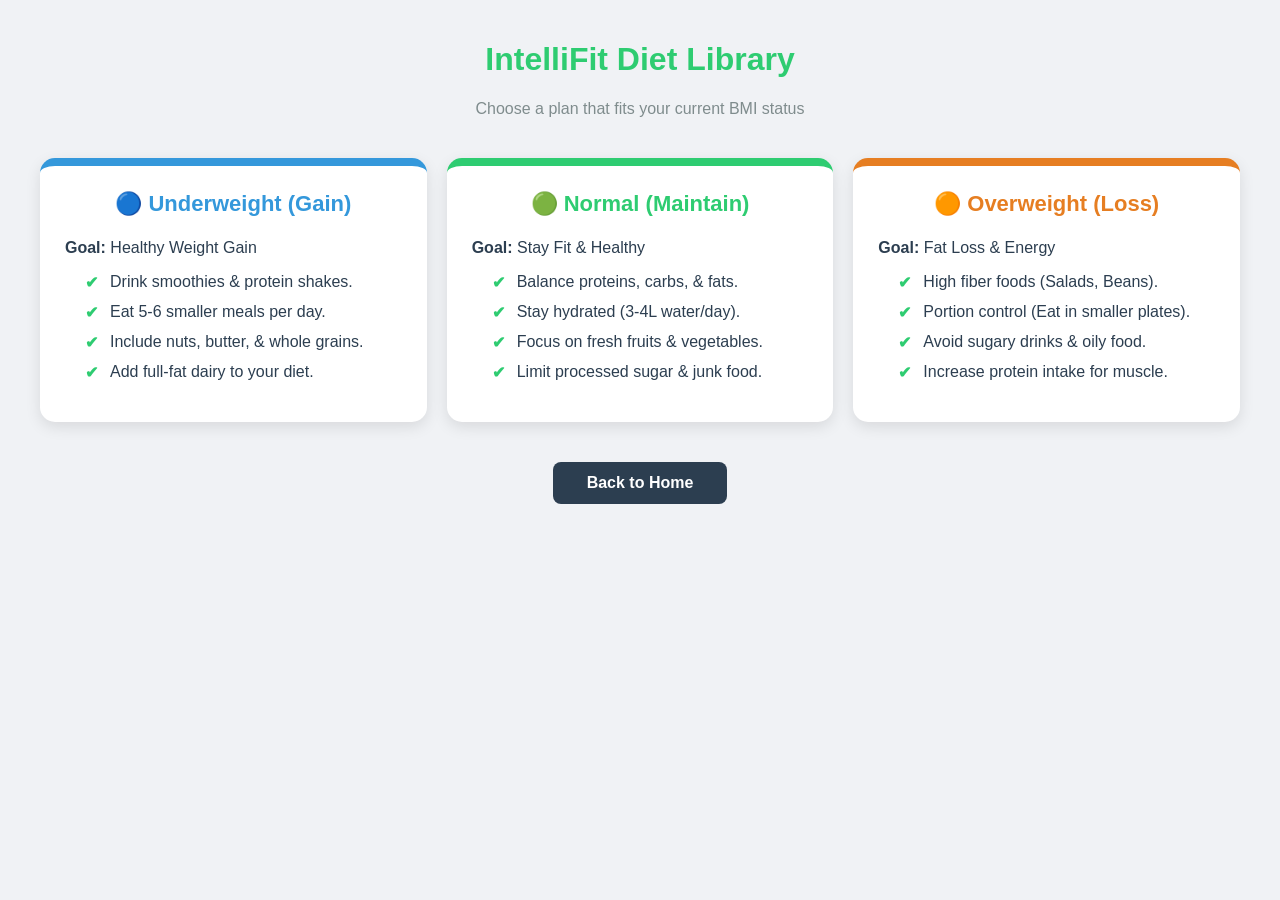
<file: diet.html>
<!DOCTYPE html>
<html lang="en">
<head>
    <meta charset="UTF-8">
    <meta name="viewport" content="width=device-width, initial-scale=1.0">
    <title>All Diet Plans | IntelliFit</title>
    <style>
        body {
            font-family: 'Segoe UI', sans-serif;
            background-color: #f0f2f5;
            margin: 0;
            padding: 20px;
            color: #2c3e50;
        }
        .header {
            text-align: center;
            margin-bottom: 40px;
        }
        .header h1 { color: #2ecc71; font-size: 32px; }
        .header p { color: #7f8c8d; }

        /* Grid Layout for 3 Categories */
        .diet-grid {
            display: flex;
            gap: 20px;
            justify-content: center;
            flex-wrap: wrap;
            max-width: 1200px;
            margin: 0 auto;
        }

        .diet-card {
            background: white;
            flex: 1;
            min-width: 300px;
            padding: 25px;
            border-radius: 15px;
            box-shadow: 0 5px 15px rgba(0,0,0,0.1);
            border-top: 8px solid #2ecc71;
            transition: transform 0.3s;
        }
        .diet-card:hover { transform: translateY(-5px); }

        /* Alag-alag color teeno ke liye */
        .underweight { border-top-color: #3498db; }
        .normal { border-top-color: #2ecc71; }
        .overweight { border-top-color: #e67e22; }

        h3 {
            text-align: center;
            font-size: 22px;
            margin-top: 0;
        }
        .underweight h3 { color: #3498db; }
        .normal h3 { color: #2ecc71; }
        .overweight h3 { color: #e67e22; }

        ul {
            padding-left: 20px;
            list-style-type: none;
        }
        li {
            margin-bottom: 12px;
            position: relative;
            padding-left: 25px;
        }
        li::before {
            content: "✔";
            position: absolute;
            left: 0;
            color: #2ecc71;
            font-weight: bold;
        }

        .back-btn {
            display: block;
            width: 150px;
            margin: 40px auto;
            text-align: center;
            padding: 12px;
            background-color: #2c3e50;
            color: white;
            text-decoration: none;
            border-radius: 8px;
            font-weight: bold;
        }
    </style>
</head>
<body>

    <div class="header">
        <h1>IntelliFit Diet Library</h1>
        <p>Choose a plan that fits your current BMI status</p>
    </div>

    <div class="diet-grid">
        <div class="diet-card underweight">
            <h3>🔵 Underweight (Gain)</h3>
            <p><strong>Goal:</strong> Healthy Weight Gain</p>
            <ul>
                <li>Drink smoothies & protein shakes.</li>
                <li>Eat 5-6 smaller meals per day.</li>
                <li>Include nuts, butter, & whole grains.</li>
                <li>Add full-fat dairy to your diet.</li>
            </ul>
        </div>

        <div class="diet-card normal">
            <h3>🟢 Normal (Maintain)</h3>
            <p><strong>Goal:</strong> Stay Fit & Healthy</p>
            <ul>
                <li>Balance proteins, carbs, & fats.</li>
                <li>Stay hydrated (3-4L water/day).</li>
                <li>Focus on fresh fruits & vegetables.</li>
                <li>Limit processed sugar & junk food.</li>
            </ul>
        </div>

        <div class="diet-card overweight">
            <h3>🟠 Overweight (Loss)</h3>
            <p><strong>Goal:</strong> Fat Loss & Energy</p>
            <ul>
                <li>High fiber foods (Salads, Beans).</li>
                <li>Portion control (Eat in smaller plates).</li>
                <li>Avoid sugary drinks & oily food.</li>
                <li>Increase protein intake for muscle.</li>
            </ul>
        </div>
    </div>

    <a href="/dashboard" class="back-btn">Back to Home</a>

</body>
</html>
</file>
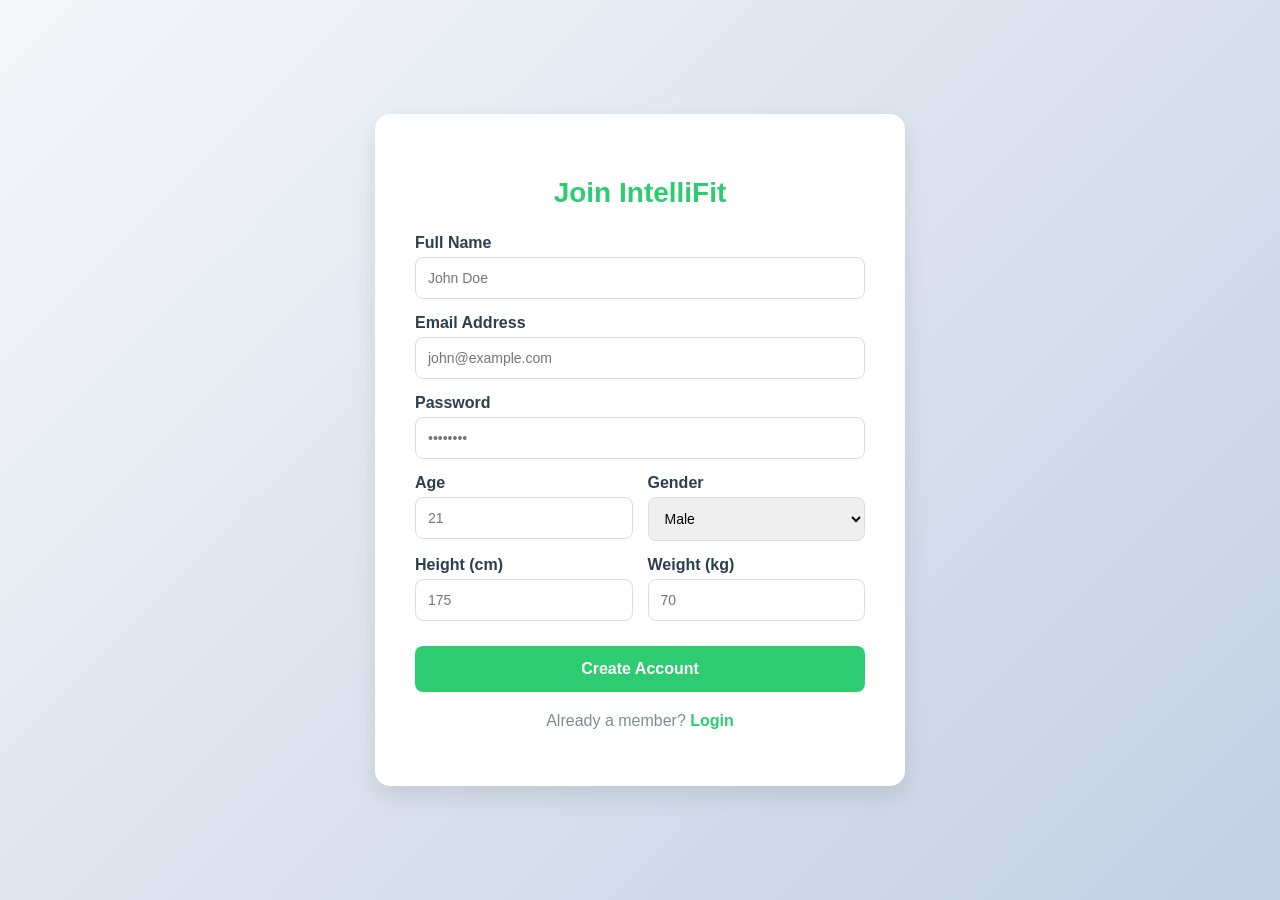
<file: register.html>
<!DOCTYPE html>
<html lang="en">
<head>
    <meta charset="UTF-8">
    <meta name="viewport" content="width=device-width, initial-scale=1.0">
    <title>Register | IntelliFit</title>
    <style>
        /* INTEGRATED CSS STARTS HERE */
        body {
            font-family: 'Segoe UI', Tahoma, Geneva, Verdana, sans-serif;
            background: linear-gradient(135deg, #f5f7fa 0%, #c3cfe2 100%);
            display: flex;
            justify-content: center;
            align-items: center;
            height: 100vh;
            margin: 0;
        }

        .form-container {
            background: white;
            padding: 40px;
            border-radius: 15px;
            box-shadow: 0 10px 25px rgba(0,0,0,0.1);
            width: 100%;
            max-width: 450px;
        }

        h2 {
            text-align: center;
            color: #2ecc71;
            margin-bottom: 25px;
            font-size: 28px;
        }

        label {
            font-weight: 600;
            color: #2c3e50;
            display: block;
            margin-bottom: 5px;
        }

        input, select {
            width: 100%;
            padding: 12px;
            margin-bottom: 15px;
            border: 1px solid #ddd;
            border-radius: 8px;
            box-sizing: border-box; /* Padding se box bada nahi hoga */
            font-size: 14px;
        }

        .row {
            display: flex;
            gap: 15px;
        }

        .row div {
            flex: 1;
        }

        button {
            width: 100%;
            background-color: #2ecc71;
            color: white;
            padding: 14px;
            border: none;
            border-radius: 8px;
            font-size: 16px;
            font-weight: bold;
            cursor: pointer;
            transition: background 0.3s;
            margin-top: 10px;
        }

        button:hover {
            background-color: #27ae60;
        }

        p {
            text-align: center;
            margin-top: 20px;
            color: #7f8c8d;
        }

        a {
            color: #2ecc71;
            text-decoration: none;
            font-weight: bold;
        }
    </style>
</head>
<body>

    <div class="form-container">
        <h2>Join IntelliFit</h2>

        <form action="/register" method="POST">
            <label>Full Name</label>
            <input type="text" name="name" placeholder="John Doe" required>

            <label>Email Address</label>
            <input type="email" name="email" placeholder="john@example.com" required>

            <label>Password</label>
            <input type="password" name="password" placeholder="••••••••" required>

            <div class="row">
                <div>
                    <label>Age</label>
                    <input type="number" name="age" placeholder="21" required>
                </div>
                <div>
                    <label>Gender</label>
                    <select name="gender">
                        <option value="Male">Male</option>
                        <option value="Female">Female</option>
                    </select>
                </div>
            </div>

            <div class="row">
                <div>
                    <label>Height (cm)</label>
                    <input type="number" name="height" placeholder="175" required>
                </div>
                <div>
                    <label>Weight (kg)</label>
                    <input type="number" name="weight" placeholder="70" required>
                </div>
            </div>

            <button type="submit">Create Account</button>
        </form>

        <p>Already a member? <a href="/login">Login</a></p>
    </div>

</body>
</html>
</file>
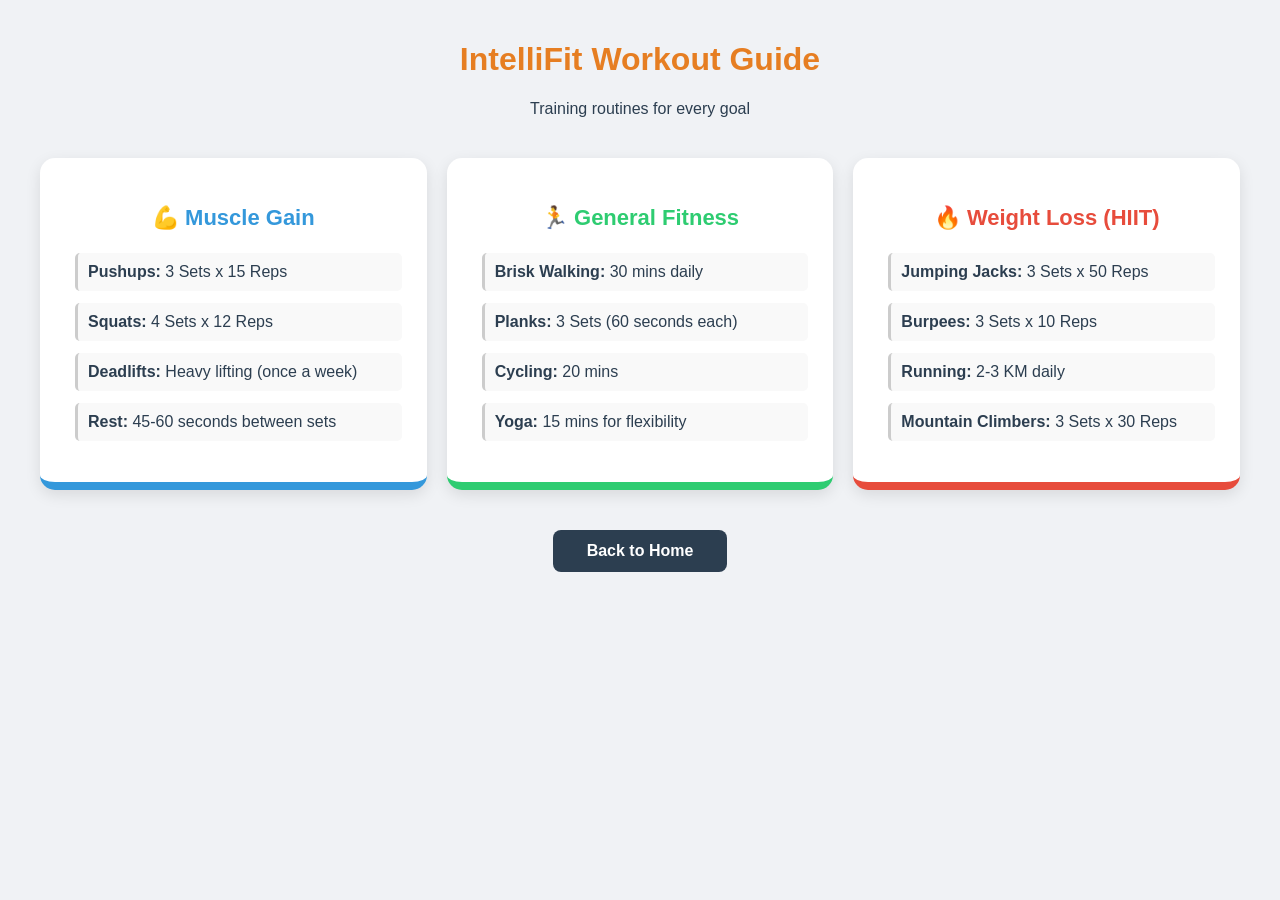
<file: workout.html>
<!DOCTYPE html>
<html lang="en">
<head>
    <meta charset="UTF-8">
    <meta name="viewport" content="width=device-width, initial-scale=1.0">
    <title>Workout Plans | IntelliFit</title>
    <style>
        body { font-family: 'Segoe UI', sans-serif; background-color: #f0f2f5; margin: 0; padding: 20px; color: #2c3e50; }
        .header { text-align: center; margin-bottom: 40px; }
        .header h1 { color: #e67e22; font-size: 32px; }

        .workout-grid { display: flex; gap: 20px; justify-content: center; flex-wrap: wrap; max-width: 1200px; margin: 0 auto; }

        .workout-card {
            background: white; flex: 1; min-width: 300px; padding: 25px;
            border-radius: 15px; box-shadow: 0 5px 15px rgba(0,0,0,0.1);
            border-bottom: 8px solid #e67e22; transition: transform 0.3s;
        }
        .workout-card:hover { transform: translateY(-5px); }

        /* Specific colors for categories */
        .gain { border-bottom-color: #3498db; }
        .maintain { border-bottom-color: #2ecc71; }
        .loss { border-bottom-color: #e74c3c; }

        h3 { text-align: center; font-size: 22px; }
        .gain h3 { color: #3498db; }
        .maintain h3 { color: #2ecc71; }
        .loss h3 { color: #e74c3c; }

        ul { padding-left: 10px; list-style-type: none; }
        li { margin-bottom: 12px; padding: 10px; background: #f9f9f9; border-radius: 5px; border-left: 3px solid #ccc; }

        .back-btn { display: block; width: 150px; margin: 40px auto; text-align: center; padding: 12px; background-color: #2c3e50; color: white; text-decoration: none; border-radius: 8px; font-weight: bold; }
    </style>
</head>
<body>

    <div class="header">
        <h1>IntelliFit Workout Guide</h1>
        <p>Training routines for every goal</p>
    </div>

    <div class="workout-grid">
        <div class="workout-card gain">
            <h3>💪 Muscle Gain</h3>
            <ul>
                <li><b>Pushups:</b> 3 Sets x 15 Reps</li>
                <li><b>Squats:</b> 4 Sets x 12 Reps</li>
                <li><b>Deadlifts:</b> Heavy lifting (once a week)</li>
                <li><b>Rest:</b> 45-60 seconds between sets</li>
            </ul>
        </div>

        <div class="workout-card maintain">
            <h3>🏃 General Fitness</h3>
            <ul>
                <li><b>Brisk Walking:</b> 30 mins daily</li>
                <li><b>Planks:</b> 3 Sets (60 seconds each)</li>
                <li><b>Cycling:</b> 20 mins</li>
                <li><b>Yoga:</b> 15 mins for flexibility</li>
            </ul>
        </div>

        <div class="workout-card loss">
            <h3>🔥 Weight Loss (HIIT)</h3>
            <ul>
                <li><b>Jumping Jacks:</b> 3 Sets x 50 Reps</li>
                <li><b>Burpees:</b> 3 Sets x 10 Reps</li>
                <li><b>Running:</b> 2-3 KM daily</li>
                <li><b>Mountain Climbers:</b> 3 Sets x 30 Reps</li>
            </ul>
        </div>
    </div>

    <a href="/dashboard" class="back-btn">Back to Home</a>

</body>
</html>
</file>
